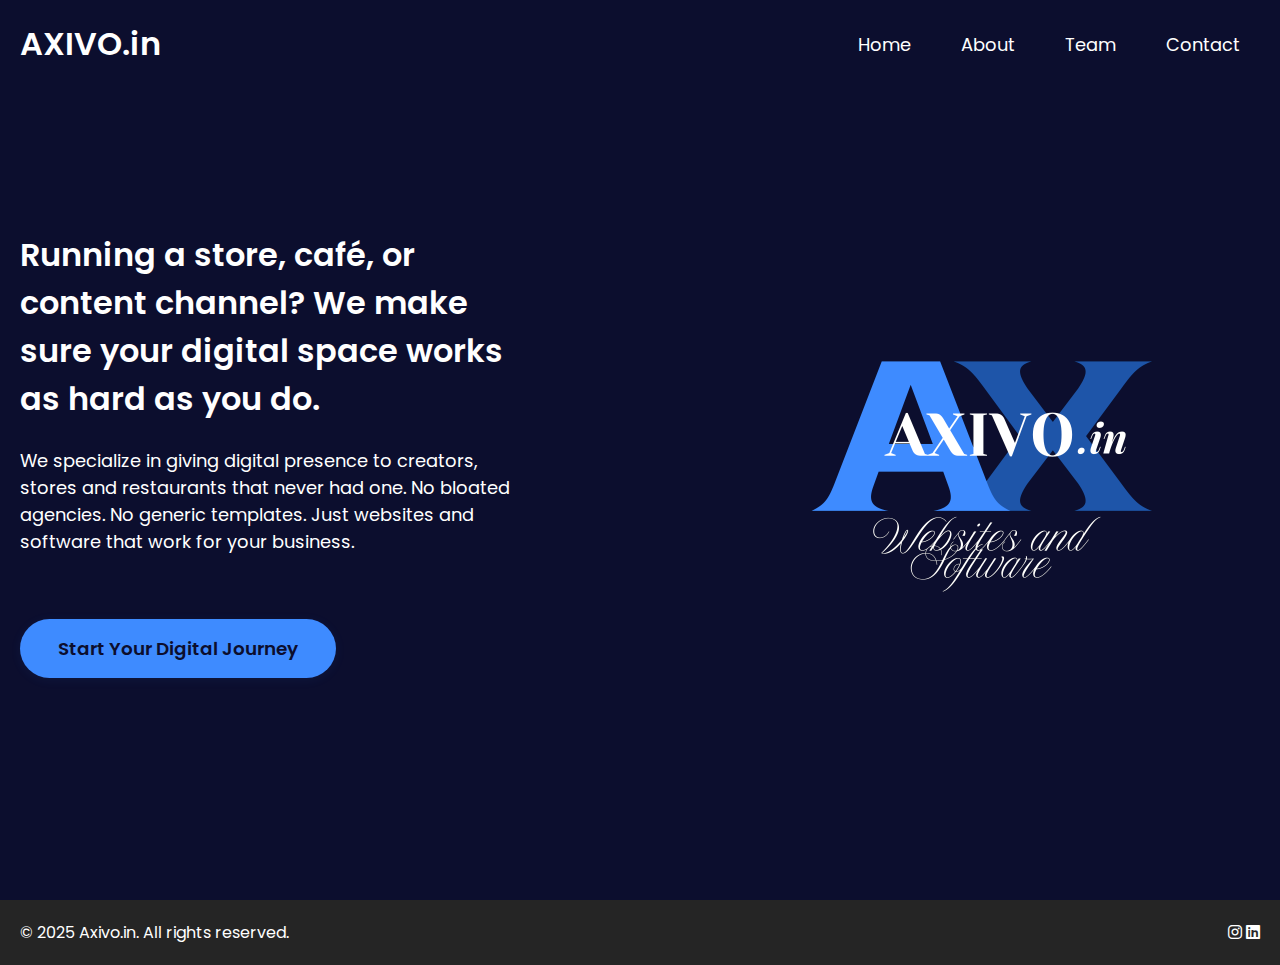
<file: index.html>
<!DOCTYPE html>
<html lang="en">
<head>
    <meta charset="UTF-8">
    <meta name="viewport" content="width=device-width, initial-scale=1.0">
    <title>Axivo.in | Home</title>
    <!--Font Awesome link-->
    <link rel="icon" href="Hero2.png" type="image/x-icon">
    <link rel="stylesheet" href="https://cdnjs.cloudflare.com/ajax/libs/font-awesome/6.7.2/css/all.min.css">
    <link rel="stylesheet" href="homestyle.css">
</head>
<body>
    <!--Header / navbar-->
    <header>
        <nav class="navbar section-content">
            <a href="index.html" class="nav-logo">
                <h2 class="logo-text">AXIVO.in</h2>
            </a>
            <ul class="nav-menu">
                <button id="menu-close-button" class="fas fa-times"></button>

                <li class="nav item">
                    <a href="index.html" class="nav-link">Home</a>
                </li>
                <li class="nav item">
                    <a href="axabout.html" class="nav-link">About</a>
                </li>
                <li class="nav item">
                    <a href="axteam.html" class="nav-link">Team</a>
                </li>
                <li class="nav item">
                    <a href="axcontact.html" class="nav-link">Contact</a>
                </li>
            </ul>
            <button id="menu-open-button" class="fas fa-bars"></button>
        </nav>
    </header>
    <main>
        <!--hero section-->
        <section class="hero-section">
            <div class="section-content">
                <div class="hero-details">
                    <!--<h2 class="title">We Build the Online Face Your Business Deserves</h2> -->
                    <h3 class="subtitle">Running a store, café, or content channel? We make sure your digital space works as hard as you do.</h3>
                    <p class="description">We specialize in giving digital presence to creators, stores and restaurants that never had one. No bloated agencies. No generic templates. Just websites and software that work for your business.</p>
                
                    <div class="buttons">
                        <a href="axabout.html" class="button contact-us">Start Your Digital Journey</a>
                    </div>
                </div>
                <div class="hero-image-wrapper">
                    <img src="HeroImg.png" alt="Hero" class="hero-image">
                </div>
            </div>
        </section>

        <!--Footer-->
        <footer class="footer-section">
            <div class="section-content">
                <p class="copyright-text">© 2025 Axivo.in. All rights reserved.</p>
                <div class="social-link-list">
                    <a href="https://www.instagram.com/axivo.in" target="_blankS" class="social-link"><i class="fa-brands
                    fa-instagram"></i></a>
                    <a href="https://www.linkedin.com/company/axivoin" target="_blank" class="social-link"><i class="fa-brands
                    fa-linkedin"></i></a>
                </div>
            </div>
        </footer>
    </main>

    <script src="homescript.js"></script>
</body>
</html>
</file>
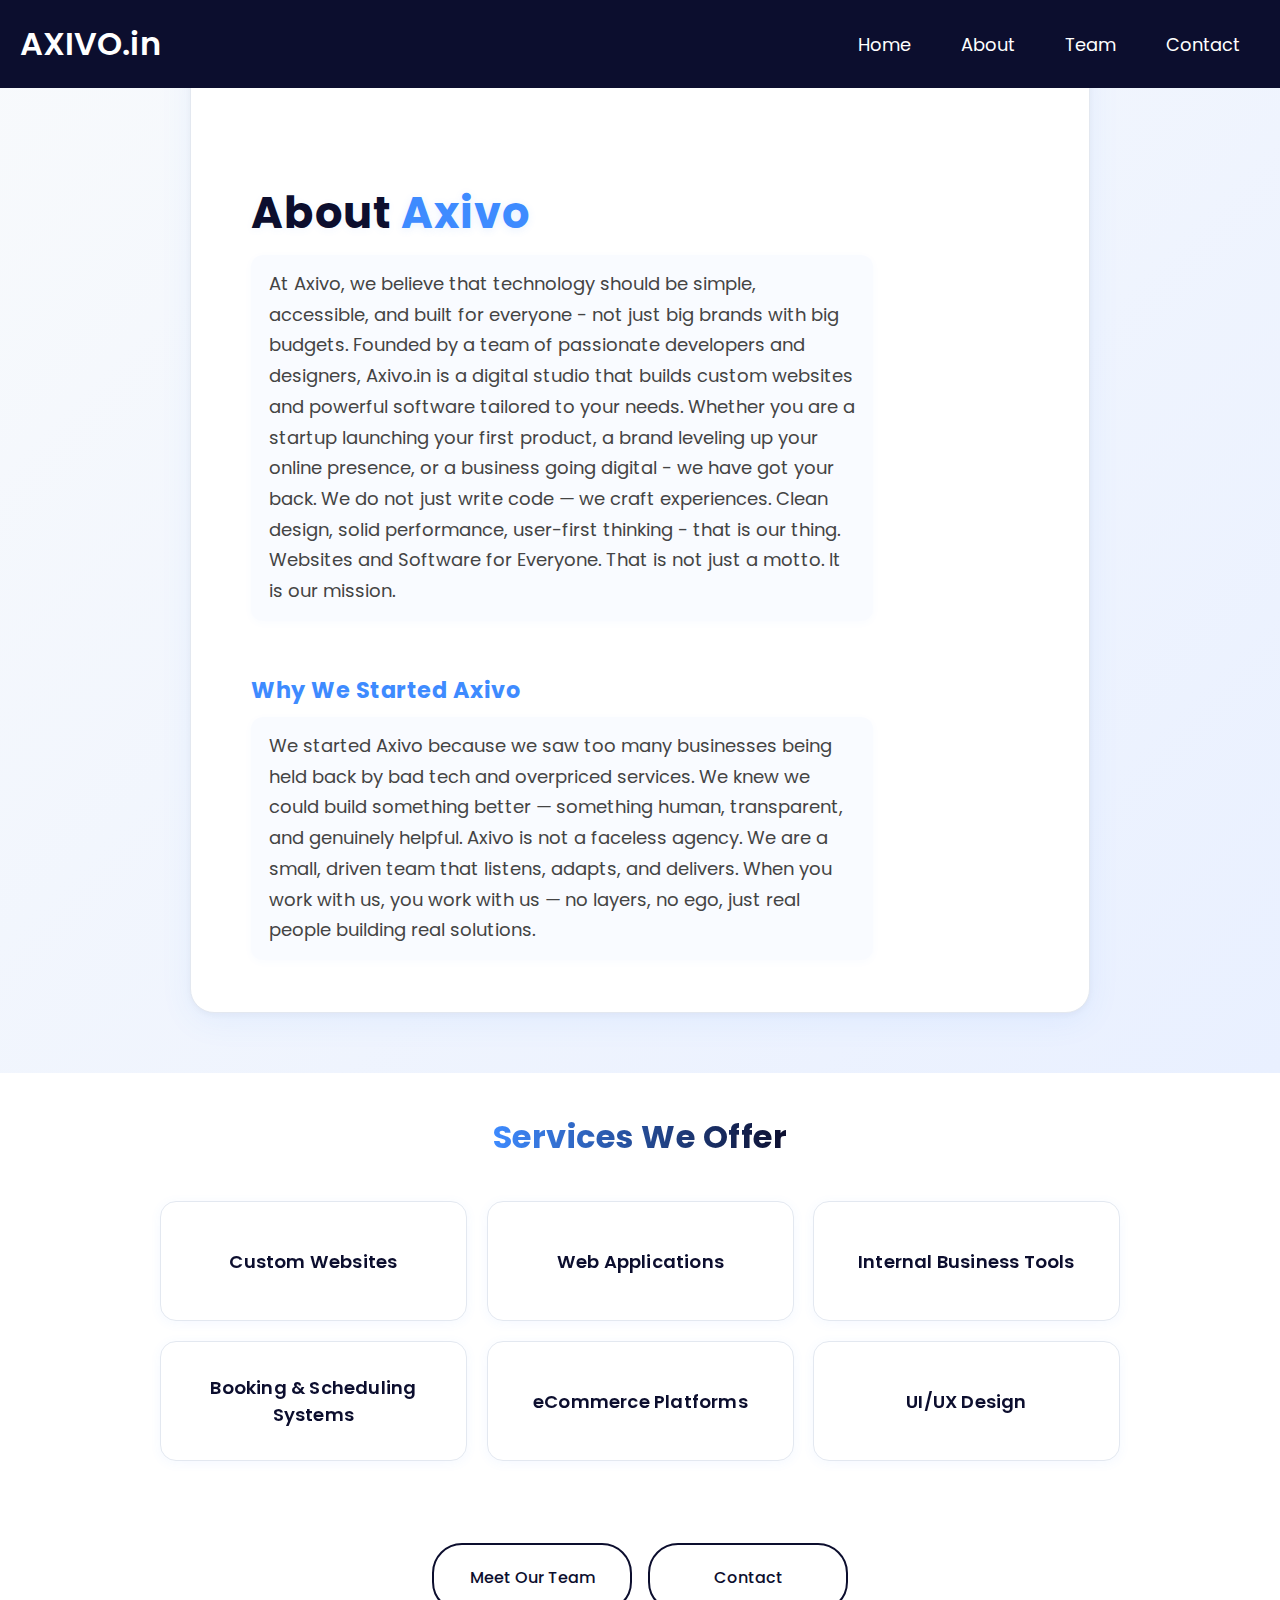
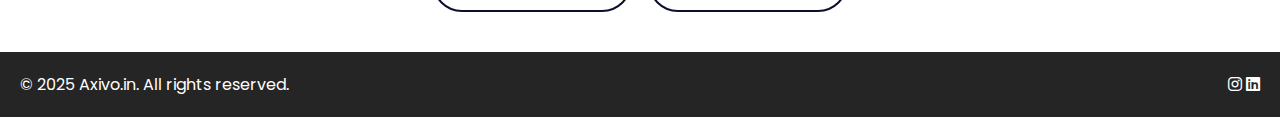
<file: axabout.html>
<!DOCTYPE html>
<html lang="en">
<head>
    <meta charset="UTF-8">
    <meta name="viewport" content="width=device-width, initial-scale=1.0">
    <title>About Us</title>
    <!--Font Awesome link-->
    <link rel="icon" href="Hero2.png" type="image/x-icon">
    <link rel="stylesheet" href="https://cdnjs.cloudflare.com/ajax/libs/font-awesome/6.7.2/css/all.min.css">
    <link rel="stylesheet" href="homestyle.css">
</head>
<body>
    <!--Header / navbar-->
    <header>
        <nav class="navbar section-content">
            <a href="index.html" class="nav-logo">
                <h2 class="logo-text">AXIVO.in</h2>
            </a>
            <ul class="nav-menu">
                <button id="menu-close-button" class="fas fa-times"></button>

                <li class="nav item">
                    <a href="index.html" class="nav-link">Home</a>
                </li>
                <li class="nav item">
                    <a href="axabout.html" class="nav-link">About</a>
                </li>
                <li class="nav item">
                    <a href="axteam.html" class="nav-link">Team</a>
                </li>
                <li class="nav item">
                    <a href="axcontact.html" class="nav-link">Contact</a>
                </li>
            </ul>
            <button id="menu-open-button" class="fas fa-bars"></button>
        </nav>
    </header>
    <main>
        <!--hero section-->
        <section class="about-section">
            <div class="about-content">
                <h1 class="about-title">
                    About <span class="title-highlight">Axivo</span>
                </h1>
                <p class="about-details">
                    At Axivo, we believe that technology should be simple, accessible, and built for everyone - not just big brands with big budgets.
Founded by a team of passionate developers and designers, Axivo.in is a digital studio that builds custom websites and powerful software tailored to your needs. Whether you are a startup launching your first product, a brand leveling up your online presence, or a business going digital - we have got your back.
We do not just write code — we craft experiences. Clean design, solid performance, user-first thinking - that is our thing.
Websites and Software for Everyone. That is not just a motto. It is our mission.
                </p>
                <h2 class="about-subtitle">Why We Started Axivo</h2>
                <p class="about-details">We started Axivo because we saw too many businesses being held back by bad tech and overpriced services. We knew we could build something better — something human, transparent, and genuinely helpful. 
                    Axivo is not a faceless agency. We are a small, driven team that listens, adapts, and delivers. When you work with us, you work with us — no layers, no ego, just real people building real solutions.
                </p>
            </div>
        </section>

        <!--Service List-->
        <section class="about-list">
            <h2 class="section-title">Services We Offer</h2>
            <div class="services-grid">
                <div class="service-box">Custom Websites</div>
                <div class="service-box">Web Applications</div>
                <div class="service-box">Internal Business Tools</div>
                <div class="service-box">Booking & Scheduling Systems</div>
                <div class="service-box">eCommerce Platforms</div>
                <div class="service-box">UI/UX Design</div>
            </div>
        </section>

        <!--Employee List-->
        <!-- Remove the single link if you only want the buttons below -->
        <!--
        <section class="employees-section">
            <div class="employee-intro">
                <a href="axteam.html" class="intro-title">Meet Our Team </a>
            </div>
        </section>
        -->

        <!--Buttons Section-->
        <div class="about-buttons" style="display: flex; justify-content: center; gap: 1rem; margin-top: 2rem;">
            <a href="axteam.html" class="team">Meet Our Team</a>
            <a href="axcontact.html" class="team">Contact</a>
        </div>

        <!--Footer-->
        <footer class="footer-section">
            <div class="section-content">
                <p class="copyright-text">© 2025 Axivo.in. All rights reserved.</p>
                <div class="social-link-list">
                    <a href="https://www.instagram.com/axivo.in/" target="_blank" class="social-link"><i class="fa-brands
                    fa-instagram"></i></a>
                    <a href="https://www.linkedin.com/company/axivoin" target="_blank" class="social-link"><i class="fa-brands
                    fa-linkedin"></i></a>
                </div>
            </div>
        </footer>
    </main>

    <script src="homescript.js"></script>
    
</body>
</html>
</file>
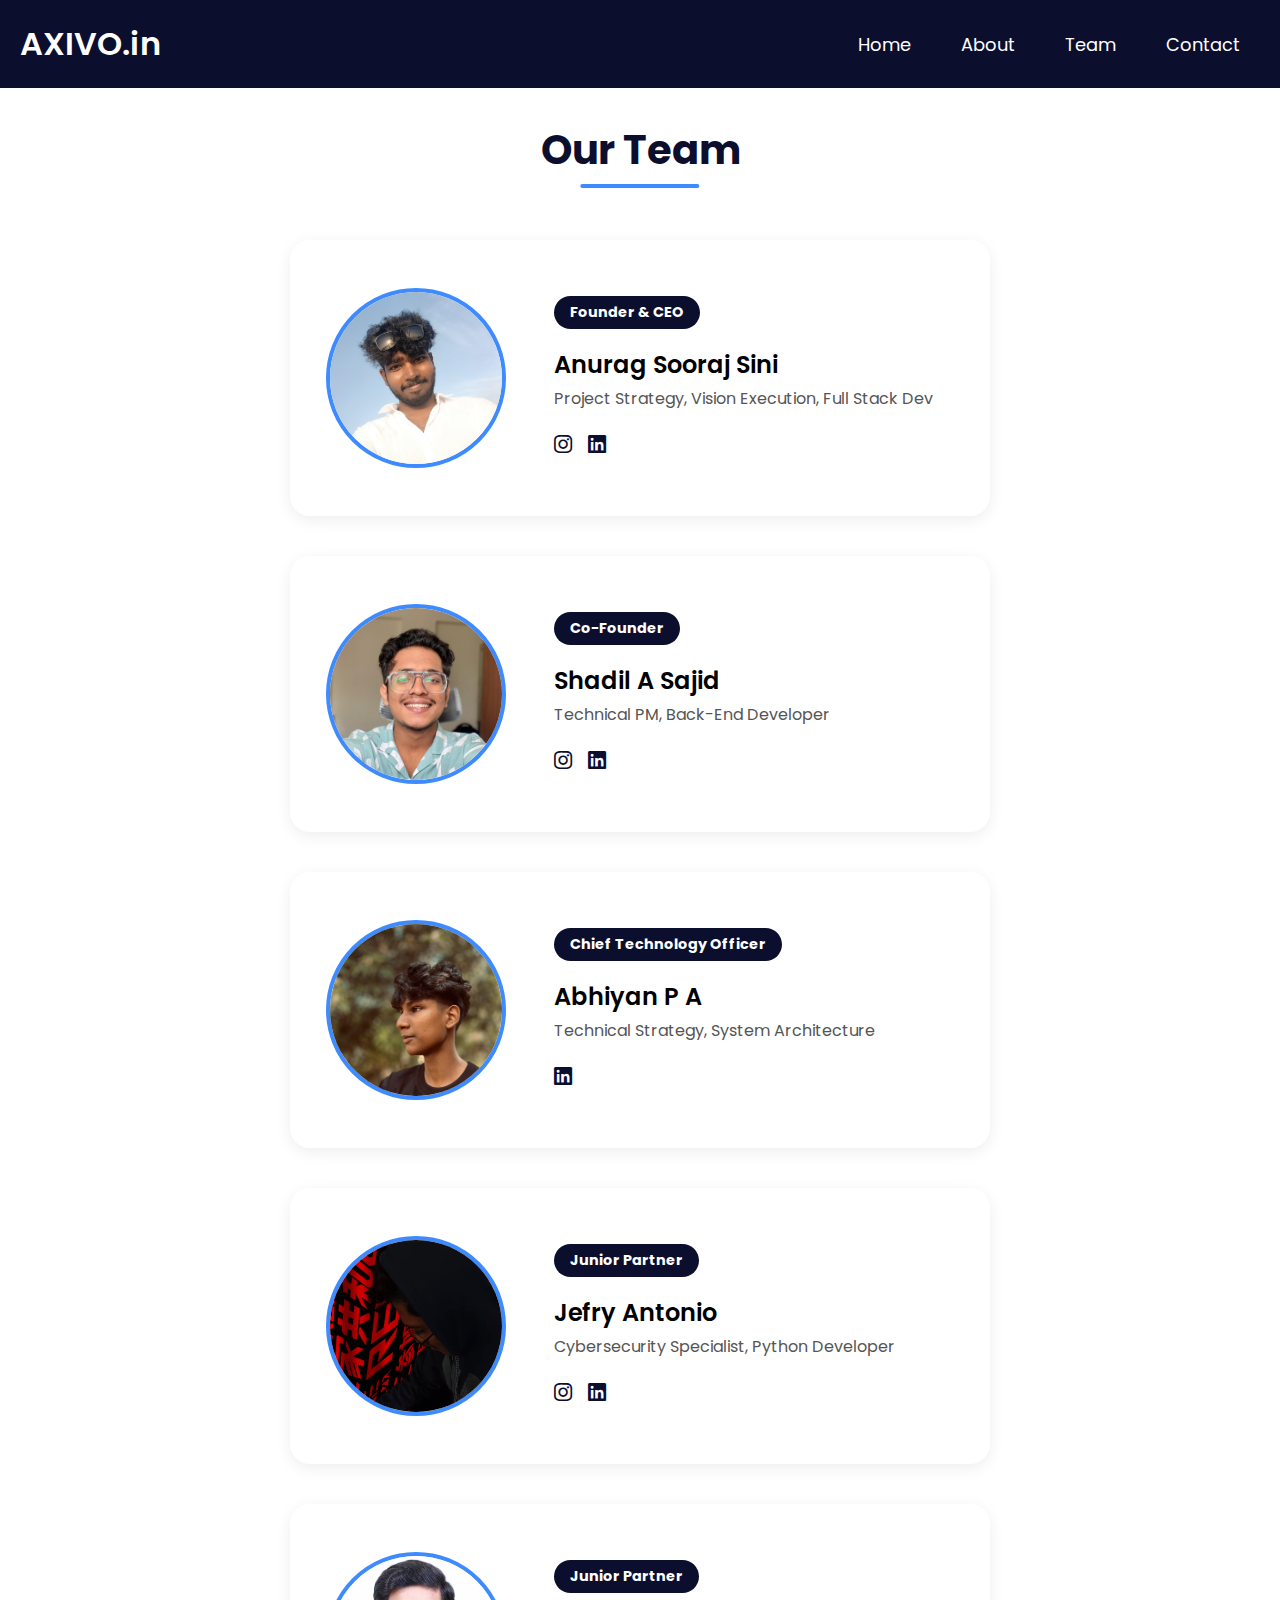
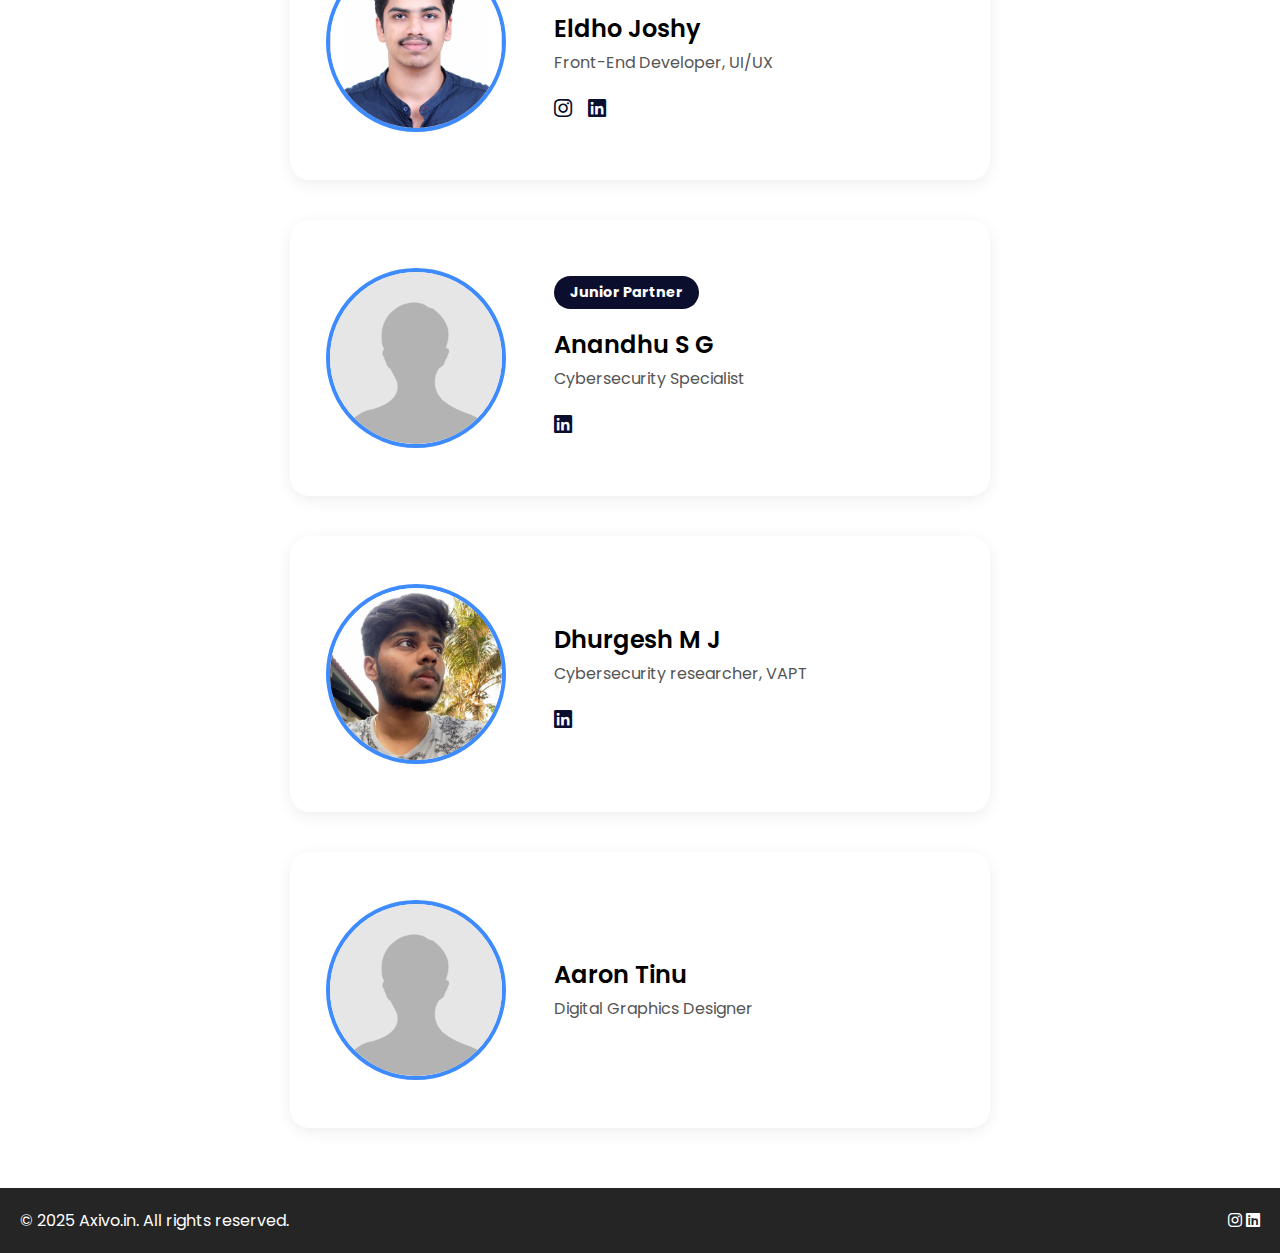
<file: axteam.html>
<!DOCTYPE html>
<html lang="en">
<head>
    <meta charset="UTF-8">
    <meta name="viewport" content="width=device-width, initial-scale=1.0">
    <title>Our Team</title>
    <!--Font Awesome link-->
    <link rel="icon" href="Hero2.png" type="image/x-icon">
    <link rel="stylesheet" href="https://cdnjs.cloudflare.com/ajax/libs/font-awesome/6.7.2/css/all.min.css">
    <link rel="stylesheet" href="homestyle.css">
</head>
<body>
    <!--Header / navbar-->
    <header>
        <nav class="navbar section-content">
            <a href="index.html" class="nav-logo">
                <h2 class="logo-text">AXIVO.in</h2>
            </a>
            <ul class="nav-menu">
                <button id="menu-close-button" class="fas fa-times"></button>

                <li class="nav item">
                    <a href="index.html" class="nav-link">Home</a>
                </li>
                <li class="nav item">
                    <a href="axabout.html" class="nav-link">About</a>
                </li>
                <li class="nav item">
                    <a href="axteam.html" class="nav-link">Team</a>
                </li>
                <li class="nav item">
                    <a href="axcontact.html" class="nav-link">Contact</a>
                </li>
            </ul>
            <button id="menu-open-button" class="fas fa-bars"></button>
        </nav>
    </header>
    <main>

        <!--Employee List-->
        <section class="employees-section">
            <div class="employee-team-intro">
                <h1 class="intro-title">Our Team</h1>
            </div>
            <div class="employee-list">
                <div class="employee">
                    <div class="employee-pic">
                        <img src="Founder1.jpg" alt="Image of Anurag Sooraj Sini - Founder&CEO at Axivo Websites and Software" class="the-pic">
                    </div>
                    <div class="employee-details">
                        <h4 class="employee-title">Founder & CEO</h4>
                        <h2 class="employee-name">Anurag Sooraj Sini</h2>
                        <p class="employee-job">Project Strategy, Vision Execution, Full Stack Dev</p>
                        <div class="social-links">
                            <a href="https://www.instagram.com/anurag.1765/" target="_blank" class="social-link"><i class="fa-brands fa-instagram"></i></a>
                            <a href="https://www.linkedin.com/in/anurag1765" target="_blank" class="social-link"><i class="fa-brands fa-linkedin"></i></a>
                        </div>
                    </div>
                </div>
                <div class="employee">
                    <div class="employee-pic">
                        <img src="CoFounder.jpg" alt="Image of Co-Founder" class="the-pic">
                    </div>
                    <div class="employee-details">
                        <h4 class="employee-title">Co-Founder</h4>
                        <h2 class="employee-name">Shadil A Sajid</h2>
                        <p class="employee-job">Technical PM, Back-End Developer</p>
                        <div class="social-links">
                            <a href="https://www.instagram.com/shadil._.sajid/" target="_blank" class="social-link"><i class="fa-brands fa-instagram"></i></a>
                            <a href="https://www.linkedin.com/in/shadil-sajid-268588250" target="_blank" class="social-link"><i class="fa-brands fa-linkedin"></i></a>
                        </div>
                    </div>
                </div>
                <div class="employee">
                    <div class="employee-pic">
                        <img src="Abhiyan.jpg" alt="Abhiyan P A - Chief Technical Officer" class="the-pic">
                    </div>
                     <div class="employee-details">
                        <h4 class="employee-title">Chief Technology Officer</h4>
                        <h2 class="employee-name">Abhiyan P A </h2>
                        <p class="employee-job">Technical Strategy, System Architecture</p>
                        <div class="social-links">
                            <a href="https://www.linkedin.com/in/abhiyanpa/" target="_blank" class="social-link"><i class="fa-brands fa-linkedin"></i></a>
                        </div>
                    </div>
                </div>
                <div class="employee">
                    <div class="employee-pic">
                        <img src="jeffbezos.webp" alt="Jefry Antonio" class="the-pic">
                    </div>
                    <div class="employee-details">
                        <h4 class="employee-title">Junior Partner</h4>
                        <h2 class="employee-name">Jefry Antonio</h2>
                        <p class="employee-job">Cybersecurity Specialist, Python Developer</p>
                        <div class="social-links">
                            <a href="https://www.instagram.com/_the_ghosttech_/" target="_blank" class="social-link"><i class="fa-brands fa-instagram"></i></a>
                            <a href="https://www.linkedin.com/in/jefry-antonio-60a1b5373" target="_blank" class="social-link"><i class="fa-brands fa-linkedin"></i></a>
                        </div>
                    </div>
                </div>
                <div class="employee">
                    <div class="employee-pic">
                        <img src="Eldho.jpg" alt="Eldho Joshy" class="the-pic">
                    </div>
                    <div class="employee-details">
                        <h4 class="employee-title">Junior Partner</h4>
                        <h2 class="employee-name">Eldho Joshy</h2>
                        <p class="employee-job">Front-End Developer, UI/UX</p>
                        <div class="social-links">
                            <a href="https://www.instagram.com/_i.eldho_/" target="_blank" class="social-link"><i class="fa-brands fa-instagram"></i></a>
                            <a href="https://www.linkedin.com/in/-eldho-joshy-160806-" target="_blank" class="social-link"><i class="fa-brands fa-linkedin"></i></a>
                        </div>
                    </div>
                </div>
                <div class="employee">
                    <div class="employee-pic">
                        <img src="person.jpg" alt="AnandhuSG" class="the-pic">
                    </div>
                    <div class="employee-details">
                        <h4 class="employee-title">Junior Partner</h4>
                        <h2 class="employee-name">Anandhu S G</h2>
                        <p class="employee-job">Cybersecurity Specialist</p>
                        <div class="social-links">
                            <a href="https://www.linkedin.com/in/anandhu-s-g-4578a0257" target="_blank" class="social-link"><i class="fa-brands fa-linkedin"></i></a>
                        </div>
                    </div>
                </div>
                <div class="employee">
                    <div class="employee-pic">
                        <img src="Dhurgesh.jpg" alt="DhurgeshMJ" class="the-pic">
                    </div>
                    <div class="employee-details">
                        <h2 class="employee-name">Dhurgesh M J</h2>
                        <p class="employee-job">Cybersecurity researcher, VAPT</p>
                        <div class="social-links">
                            <a href="linkedin.com/in/dhurgesh-mj" target="_blank" class="social-link"><i class="fa-brands fa-linkedin"></i></a>
                        </div>
                    </div>
                </div>
                <div class="employee">
                    <div class="employee-pic">
                        <img src="person.jpg" alt="AaronTinu" class="the-pic">
                    </div>
                    <div class="employee-details">
                        <h2 class="employee-name">Aaron Tinu</h2>
                        <p class="employee-job">Digital Graphics Designer</p>
                    </div>
                </div>
            </div>
        </section>

        <!--Footer-->
        <footer class="footer-section">
            <div class="section-content">
                <p class="copyright-text">© 2025 Axivo.in. All rights reserved.</p>
                <div class="social-link-list">
                    <a href="https://www.instagram.com/axivo.in" target="_blank" class="social-link"><i class="fa-brands
                    fa-instagram"></i></a>
                    <a href="https://www.linkedin.com.company/axivoin" class="social-link"><i class="fa-brands
                    fa-linkedin"></i></a>
                </div>
            </div>
        </footer>
    </main>

    <script src="homescript.js"></script>
</body>

</html>
</file>
<file: homestyle.css>
@import url('https://fonts.googleapis.com/css2?family=Miniver&family=Poppins:ital,wght@0,400;0,500;0,600;0,700;1,400&display=swap');

*{
    margin: 0;
    padding: 0;
    box-sizing: border-box;
    font-family: "Poppins", sans-serif;
}

:root {
  /* Colors */
  --white-color: #fff;
  --dark-color: #252525;
  --primary-color: #0c0e2e;
  --secondary-color: #3e8bff;
  --light-pink-color: #faf4f5;
  --medium-gray-color: #ccc;

  /* Font size */
  --font-size-s: 0.9rem;
  --font-size-n: 1rem;
  --font-size-m: 1.12rem;
  --font-size-l: 1.5rem;
  --font-size-xl: 2rem;
  --font-size-xxl: 2.3rem;

  /* Font weight */
  --font-weight-normal: 400;
  --font-weight-medium: 500;
  --font-weight-semibold: 600;
  --font-weight-bold: 700;

  /* Border radius */
  --border-radius-s: 8px;
  --border-radius-m: 30px;
  --border-radius-circle: 50%;

  /* Site max width */
  --site-max-width: 1300px;
}

ul {
    list-style: none;
}

a {
    text-decoration: none;
}

button {
    cursor: pointer;
    border: none;
    background: none;
}

img {
    width: 100%;
}

.section-content {
    margin: 0 auto;
    padding: 0 20px;
    max-width: var(--site-max-width);
}


/*Navbar Styling*/
header {
    position: fixed;
    top: 0; /* Ensure navbar is at the very top */
    left: 0;
    width: 100%;
    z-index: 100; /* Increase z-index to ensure it's above all content */
    background: var(--primary-color);
}

header .navbar {
    display: flex;
    padding: 20px;
    align-items:  center;
    justify-content: space-between;
}

.navbar .nav-logo .logo-text{
    color:  var(--white-color);
    font-size: var(--font-size-xl);
    font-weight: var(--font-weight-semibold);
}

.navbar .nav-menu{
    display: flex;
    align-items: center;
    gap: 10px;
    margin: 0;
    padding: 0;
    list-style: none;
}

.navbar .nav-menu .nav-link{
    padding: 10px 18px;
    color: var(--white-color);
    font-size: var(--font-size-m);
    border-radius: var(--border-radius-m);
    transition: 0.3s ease;
    margin: 0 2px;
    display: inline-block;
}

.navbar .nav-menu .nav-link.active,
.navbar .nav-menu .nav-link:hover{
    color: var(--primary-color);
    background: var(--secondary-color);
    text-decoration: none;
}

.navbar :where(#menu-close-button, #menu-open-button) {
    display: none;
}

/* Hero Section Styling*/
.hero-section {
    min-height: 100vh;
    background: var(--primary-color);
}

.hero-section .section-content{
    display: flex;
    align-items: center;
    min-height: 100vh;
    color: var(--white-color);
    justify-content: space-between;
}

.hero-section .hero-details .title {
    font-size: var(--font-size-xxl);
    color: var(--secondary-color);
    font-family: "Miniver",sans-serif;
}

.hero-section .hero-details .subtitle {
    margin-top: 8px;
    max-width: 70%;
    font-size: var(--font-size-xl);
    font-weight: var(--font-weight-semibold) ;
}

.hero-section .hero-details .description {
    max-width: 70%;
    margin: 24px 0 40px;
    font-size: var(--font-size-m);
}

.hero-section .hero-image-wrapper {
    max-width: 500px;
    margin-right: 30px;
}

/* Add or update this for the main hero/button on index page */
.hero-section .button,
.hero-section .hero-details .button {
    background: var(--secondary-color);
    color: var(--primary-color);
    padding: 16px 38px;
    border-radius: var(--border-radius-m);
    font-size: 1.15rem;
    font-weight: var(--font-weight-semibold);
    border: none;
    outline: none;
    box-shadow: 0 2px 12px rgba(62,139,255,0.07);
    transition: background 0.2s, color 0.2s, transform 0.2s, box-shadow 0.2s;
    cursor: pointer;
    margin-top: 24px;
    display: inline-block;
    text-align: center;
    text-decoration: none;
}

.hero-section .button:hover,
.hero-section .hero-details .button:hover {
    background: var(--primary-color);
    color: var(--white-color);
    transform: translateY(-2px) scale(1.03);
    box-shadow: 0 4px 18px rgba(62,139,255,0.13);
}

/*About*/
.about-section {
    background: linear-gradient(135deg, #f8fafc 0%, #e9f0ff 100%);
    padding-bottom: 60px;
}

.about-section .about-content {
    padding-top: 140px;
    display: flex;
    flex-direction: column;
    align-items: flex-start;
    color: #222;
    padding-left: 60px;
    background: #fff;
    border-radius: 24px;
    box-shadow: 0 8px 32px rgba(62,139,255,0.08), 0 1.5px 6px rgba(12,14,46,0.04);
    margin: 40px auto 0 auto;
    max-width: 900px;
    padding-right: 60px;
    padding-bottom: 40px;
    border: 1.5px solid #e3e8f0;
}

.about-section .about-content .about-title {
    font-size: 2.7rem;
    padding-bottom: 10px;
    letter-spacing: 1px;
    color: var(--primary-color);
    text-shadow: 0 2px 8px rgba(62,139,255,0.06);
}

.about-section .about-content .about-title .title-highlight {
    color: var(--secondary-color);
    text-shadow: 0 2px 8px rgba(62,139,255,0.12);
}

.about-section .about-content .about-subtitle {
    padding-top: 40px;
    padding-bottom: 10px;
    font-size: 1.4rem;
    color: var(--secondary-color);
    font-weight: var(--font-weight-bold);
    letter-spacing: 0.5px;
}

.about-section .about-content .about-details {
    max-width: 80%;
    font-size: 1.13rem;
    line-height: 1.7;
    margin-bottom: 12px;
    color: #444;
    background: rgba(62,139,255,0.03);
    border-radius: 12px;
    padding: 14px 18px;
    box-shadow: 0 2px 8px rgba(62,139,255,0.03);
}

.about-buttons {
    display: flex;
    justify-content: center;
    gap: 1.2rem;
    margin-top: 2.5rem;
    margin-bottom: 2.5rem;
}

.about-buttons .outlined-btn {
    font-size: 1.15rem;
    font-weight: var(--font-weight-semibold);
    border-radius: 30px;
    padding: 14px 38px;
    letter-spacing: 0.5px;
    box-shadow: 0 2px 12px rgba(62,139,255,0.07);
    background: rgba(12,14,46,0.01);
    border-width: 2.5px;
}

.about-buttons .outlined-btn:hover,
.about-buttons .outlined-btn:focus {
    background: var(--primary-color);
    color: #fff;
    box-shadow: 0 4px 18px rgba(62,139,255,0.13);
    transform: translateY(-2px) scale(1.03);
}

.about-list .section-title {
    padding-top: 40px;
    position: relative;
    display: inline-block;
    margin-bottom: 20px;
    font-weight: var(--font-weight-bold);
    font-size: 2rem;
    color: var(--primary-color);
    letter-spacing: 0.5px;
    background: linear-gradient(90deg, var(--secondary-color) 0%, var(--primary-color) 100%);
    -webkit-background-clip: text;
    background-clip: text;
    -webkit-text-fill-color: transparent;
    text-align: center;
    left: 50%;
    transform: translateX(-50%);
}

.services-grid {
  display: grid;
  grid-template-columns: repeat(auto-fit, minmax(250px, 1fr));
  gap: 20px;
  padding: 20px;
  max-width: 1000px;
  margin: 0 auto;
  margin-bottom: 30px;
}

.service-box {
  background: #fff;
  border: 1.5px solid #e3e8f0;
  border-radius: 16px;
  padding: 28px 18px;
  font-weight: 600;
  text-align: center;
  box-shadow: 0 2px 12px rgba(62,139,255,0.06);
  transition: transform 0.3s cubic-bezier(0.23, 1, 0.32, 1), box-shadow 0.3s cubic-bezier(0.23, 1, 0.32, 1), background 0.2s, color 0.2s;
  font-size: 1.13rem;
  color: var(--primary-color);
  letter-spacing: 0.2px;
  min-height: 120px; /* Ensures all boxes have the same minimum height */
  display: flex;
  align-items: center;
  justify-content: center;
  height: 120px; /* Fixed height for uniformity */
  animation: serviceBoxFadeIn 0.7s cubic-bezier(0.23, 1, 0.32, 1);
  will-change: transform, box-shadow, background, color;
}

.service-box:hover {
  transform: translateY(-5px);
  box-shadow: 0 4px 18px rgba(62,139,255,0.15);
  background: var(--secondary-color);
  color: var(--white-color);
}


.about-buttons .team {
  background-color: transparent;
  color: var(--primary-color);
  padding: 20px;
  width: 200px;
  text-align: center;
  font-weight: var(--font-weight-medium);
  border-radius: var(--border-radius-m);
  border: 2px solid var(--primary-color);
  transition: all 0.3s ease;
}

.about-buttons .team:hover {
  background-color: var(--secondary-color);
  color: var(--primary-color);
  transform: translateY(-2px) scale(1.03);
  text-decoration: none;
  border: 2px solid transparent;
}



/*Employees*/
.employees-section {
    padding-top: 40px;
    align-items: center;
}

.employees-section .employee-team-intro{
    text-align: center;
}

.employees-section .employee-intro .intro-title {
    color: var(--primary-color);
    padding: 20px;
    position: relative;
    display: inline-block;
    margin-bottom: 40px;
    border-radius: 25px;
    background-color: transparent;
    border: 2px solid var(--primary-color);
    font-weight: var(--font-weight-bold);
}

.employee-intro .intro-title:hover {
    background-color: var(--primary-color);
    color: var(--white-color);
}

.employees-section .employee-team-intro .intro-title {
    color: var(--primary-color);
    padding-top: 40px;
    position: relative;
    display: inline-block;
    margin-top: 40px;
    margin-bottom: 20px;
    font-size: 40px;
    font-weight: var(--font-weight-bold);
}

.employees-section .employee-team-intro .intro-title::after {
    content: "";
    position: absolute;
    left: 50%;
    bottom: -8%;
    transform: translateX(-50%);
    height: 4px;
    width: 60%;
    background-color: var(--secondary-color);
    border-radius: 3px;
}
.employees-section .employee-list {
    display: grid;
    grid-template-columns: 1fr;
    gap: 40px;
    align-items: center;
    justify-items: center;
    margin-top: 40px;
    width: 100%;
    max-width: 900px;
    margin-left: auto;
    margin-right: auto;
    margin-bottom: 60px; /* add space below the last employee card */
}

.employees-section .employee-list .employee {
    display: flex;
    flex-direction: row;
    align-items: center;
    background: #fff;
    border-radius: 20px;
    box-shadow: 0 4px 16px rgba(0,0,0,0.07);
    padding: 48px 36px;
    width: 100%;
    max-width: 700px;
    transition: box-shadow 0.2s;
    justify-content: flex-start;
    gap: 48px;
}

.employees-section .employee-list .employee:hover {
    box-shadow: 0 8px 24px rgba(62,139,255,0.15);
}

.employees-section .employee-list .employee .employee-pic {
    flex-shrink: 0;
    display: flex;
    align-items: center;
    justify-content: center;
}

.employees-section .employee-list .employee .employee-pic .the-pic {    
    width: 180px;
    height: 180px;
    object-fit: cover;
    border: 4px solid var(--secondary-color);
    margin-bottom: 0;
    border-radius: 50%; /* make image a perfect circle */
}

.employees-section .employee-list .employee .employee-details {
    padding-left: 0;
    text-align: left;
    width: 100%;
    display: flex;
    flex-direction: column;
    align-items: flex-start;
}

.employee-details .employee-title {
    background-color: var(--primary-color);
    color: var(--white-color);
    padding: 6px 16px;
    border-radius: 20px;
    display: inline-block;
    font-weight: var(--font-weight-bold);
    font-size: var(--font-size-s);
    margin-bottom: 10px;
}

.employee-details .employee-name {
    margin: 8px 0 4px 0;
    font-size: var(--font-size-l);
    font-weight: var(--font-weight-semibold);
}

.employee-details .employee-job {
    margin-bottom: 10px;
    color: #555;
    font-size: var(--font-size-n);
}

.employee-details .social-links {
    display: flex;
    flex-direction: row;
    align-items: center;
    gap: 8px;
    margin-top: 8px;
}

/* Remove margin-top from .employee-details .social-link, as it's now handled by .social-links */
.employee-details .social-link {
    margin-top: 0;
}

.employees-section .social-link {
    color: var(--primary-color);
    font-size: 1.3rem;
    margin: 0 8px 0 0;
    transition: color 0.2s;
    display: inline-block;
    vertical-align: middle;
}

.employees-section .social-link:hover {
    color: var(--secondary-color);
}

/*Footer styling*/
.footer-section {
    padding: 20px 0;
    background: var(--dark-color);
}

.footer-section .section-content {
    display: flex;
    align-items: center;
    justify-content: space-between;
}

.footer-section :where(.copyright-text, .social-link) {
    color: var(--white-color);
}

.footer-section .section-content :hover {
    color: var(--secondary-color);
}

/* Contact Section Styling */
.contact-section {
    min-height: 80vh;
    display: flex;
    align-items: center;
    justify-content: center;
    background: var(--light-pink-color);
    padding-top: 120px;
    padding-bottom: 60px;
}

.contact-section .section-content {
    max-width: 500px;
    margin: 0 auto;
    background: #fff;
    border-radius: 18px;
    box-shadow: 0 4px 24px rgba(62,139,255,0.07);
    padding: 40px 32px 32px 32px;
    display: flex;
    flex-direction: column;
    align-items: center;
}

.contact-title {
    font-size: 2rem;
    color: var(--primary-color);
    font-weight: var(--font-weight-bold);
    margin-bottom: 10px;
    text-align: center;
}

.contact-subtitle {
    color: #555;
    font-size: 1.05rem;
    margin-bottom: 28px;
    text-align: center;
}

.contact-form {
    width: 100%;
    display: flex;
    flex-direction: column;
    gap: 18px;
}

.form-group {
    display: flex;
    flex-direction: column;
    gap: 6px;
}

.form-group label {
    font-size: 1rem;
    color: var(--primary-color);
    font-weight: 500;
}

.form-group input,
.form-group textarea {
    padding: 12px 14px;
    border: 1.5px solid var(--medium-gray-color);
    border-radius: 10px;
    font-size: 1rem;
    background: #fafbfc;
    resize: none;
    transition: border-color 0.2s;
}

.form-group input:focus,
.form-group textarea:focus {
    border-color: var(--secondary-color);
    outline: none;
}

.contact-form .button.contact-us {
    width: 100%;
    margin-top: 10px;
    color: var(--primary-color);
    background-color: transparent;
    border: 2px solid var(--primary-color);
    font-size: 1.1rem;
    font-weight: var(--font-weight-semibold);
    padding: 14px 0;
}
.contact-form .button.contact-us:hover {
    background-color: var(--secondary-color);
    color: black;
    border: 2px solid var(--secondary-color);
}

html, body {
    height: 100%;
}

body {
    min-height: 100vh;
    display: flex;
    flex-direction: column;
}

main {
    flex: 1;
    display: flex;
    flex-direction: column;
}

/* Responsive media query*/
@media screen and (max-width : 900px) {
    :root {
        --font-size-m: 1rem;
        --font-size-l: 1.3rem;
        --font-size-xl: 1.5rem;
        --font-size-xxl: 1.8rem;
    }

    body.show-mobile-menu header::before {
        content: "";
        position: fixed;
        left: 0;
        top: 0;
        height: 100%;
        width: 100%;
        backdrop-filter: blur(5px);
        background: rgba(0, 0, 0, 0.2);
    }

    .navbar :where(#menu-close-button, #menu-open-button) {
        display: block;
        font-size: var(--font-size-l);
    }

    .navbar #menu-close-button {
        position: absolute;
        right: 30px;
        top: 30px;
    }

    .navbar #menu-open-button {
        color: var(--white-color);
    }

    .navbar .nav-menu {
        position: fixed;
        left: -300px;
        top: 0;
        width: 300px;
        height: 100%;
        display: flex;
        flex-direction: column;
        align-items: center;
        padding-top: 100px;
        background: var(--white-color);
        transition: left 0.2s ease;
    }

    body.show-mobile-menu .navbar .nav-menu{
        left: 0;
    }

    .navbar .nav-menu .nav-link {
        color: var(--dark-color);
        display: block;
        margin-top: 17px;
        font-size: var(--font-size-l);
    }

    .hero-section .section-content {
        gap: 50px;
        text-align: center;
        padding: 30px 20px 20px;
        flex-direction: column-reverse;
        justify-content: center;
    }

    .hero-section .hero-details :is(.subtitle, .description) {
        max-width: 100%;
    }

    .hero-section .hero-details .buttons {
        justify-content: center;
    }

    .hero-section .hero-image-wrapper {
        max-width: 270px;
        margin-right: 0;
    }
    .employees-section .employee-list {
        max-width: 100%;
        gap: 30px;
    }
    .employees-section .employee-list .employee {
        flex-direction: column;
        align-items: center;
        max-width: 95vw;
        padding: 24px 8px;
        gap: 0;
    }
    .employees-section .employee-list .employee .employee-pic .the-pic {
        width: 120px;
        height: 120px;
        margin-bottom: 12px;
        border-radius: 50%; /* make image a perfect circle on mobile too */
    }
    .employees-section .employee-list .employee .employee-details {
        text-align: center;
        align-items: center;
    }
    .contact-section .section-content {
        padding: 24px 8px 20px 8px;
    }
    .contact-title {
        font-size: 1.3rem;
    }
}
</file>
